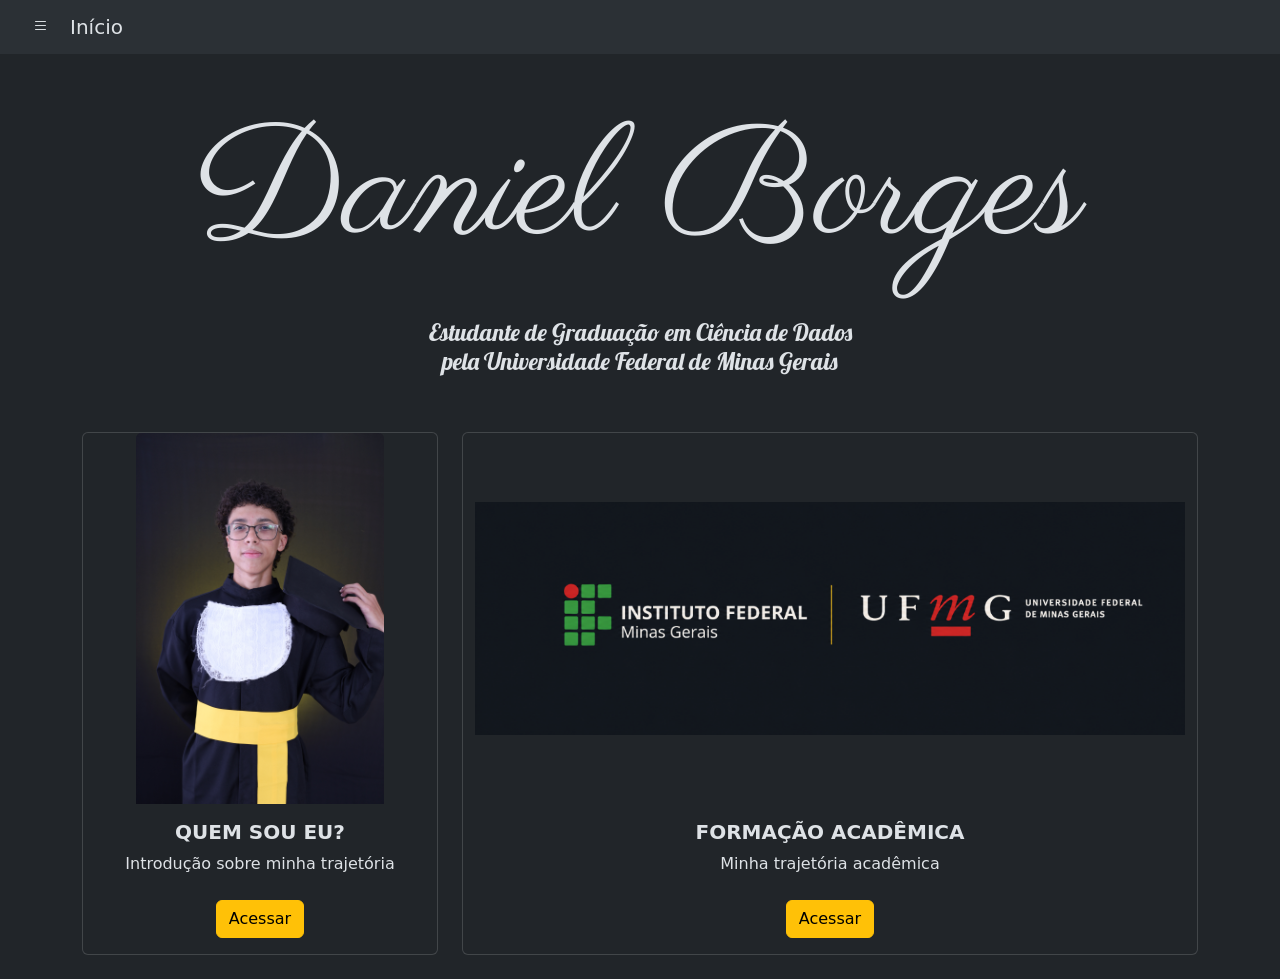
<file: index.html>
<!DOCTYPE html>
<html lang="pt-br" data-bs-theme="dark">
<head>
    <meta charset="UTF-8">
    <meta name="viewport" content="width=device-width, initial-scale=1.0">
    <title>Apresentação</title>
    <link href="https://cdn.jsdelivr.net/npm/bootstrap@5.3.8/dist/css/bootstrap.min.css" rel="stylesheet" integrity="sha384-sRIl4kxILFvY47J16cr9ZwB07vP4J8+LH7qKQnuqkuIAvNWLzeN8tE5YBujZqJLB" crossorigin="anonymous">
    <link rel="stylesheet" href="style/style.css">
    <link rel="stylesheet" href="https://cdn.jsdelivr.net/npm/bootstrap-icons@1.13.1/font/bootstrap-icons.min.css">

    <link rel="preconnect" href="https://fonts.googleapis.com">
    <link rel="preconnect" href="https://fonts.gstatic.com" crossorigin>
    <link href="https://fonts.googleapis.com/css2?family=Edu+QLD+Hand:wght@400..700&family=Lobster&family=Parisienne&display=swap" rel="stylesheet">

</head>
<body>
    <!-- BARRA DE NAVEGAÇÃO COM MENU OFFCANVAS : navbar sticky com offcanvas -->
    <nav class="navbar navbar-expand-lg bg-body-tertiary sticky-top">
        <div class="container-fluid justify-content-start ms-2">
        
                <button class="btn" type="button" data-bs-toggle="offcanvas" data-bs-target="#offcanvasWithBothOptions" aria-controls="offcanvasWithBothOptions"><i class="bi bi-list"></i></button>
                <a class="nav-link ms-2 fs-5" href="index.html">Início</a>
        </div>
    </nav>

    <!-- CODIGO PARA GERAR O OFFCANVAS -->
     <div class="offcanvas offcanvas-start" data-bs-scroll="true" tabindex="-1" id="offcanvasWithBothOptions" aria-labelledby="offcanvasWithBothOptionsLabel">
        <div class="offcanvas-header">
            <h5 class="offcanvas-title" id="offcanvasWithBothOptionsLabel">MENU</h5>
                <button type="button" class="btn-close" data-bs-dismiss="offcanvas" aria-label="Close"></button>
            </div>
            <div class="offcanvas-body">
                <nav class="nav flex-column">
                    <a class="nav-link text-reset" href="pages/self.html"><i class="bi bi-person me-2"></i>Quem sou eu?</a>
                    <a class="nav-link text-reset" href="pages/formacao_academica.html"><i class="bi bi-mortarboard me-2"></i>Formação Acadêmica</a>
                    <a class="nav-link text-reset" href="pages/projetos.html"><i class="bi bi-book me-2"></i>Projetos</a>
                    <a class="nav-link text-reset" href="pages/contact.html"><i class="bi bi-telephone me-2"></i>Contato</a>
                </nav>
            </div>
        </div>
    </div>


    <!-- TEXTO COM MEU NOME E UMA BREVE INTRODUÇÃO SOBRE MIM : div com grid-->

    <div class="container text-center">
        <div class="row row-cols-2 mt-5">
            <div class="col-12">
                <h1 id="daniel">Daniel Borges</h1>
            </div>
            <div class="col-12 mt-4 mb-5">
                <h4 id="subtitulo">Estudante de Graduação em Ciência de Dados <br>pela Universidade Federal de Minas Gerais</h4>
            </div>


            <!-- 2 CARDS COM INFORMAÇÕES SOBRE MIM E FORMAÇÃO ACADÊMICA -->
            
            <div class="col-12 col-md-4 mb-4">
                <div class="card container-fluid h-100">
                    <img src="images/IMG_3405.JPG" class="card-img-top w-75 mx-auto d-block" alt="...">
                    <div class="card-body">
                        <h5 class="card-title fw-bold">QUEM SOU EU?</h5>
                        <p class="card-text">Introdução sobre minha trajetória</p>
                        <a class="btn btn-warning mt-2" href="pages/self.html">Acessar</a>
                    </div>
                </div>
            </div>
            <div class="col-12 col-md-8 mb-4">
                <div class="card container-fluid h-100 d-flex flex-column">
                    <img src="images/logo.png" class="card-img-top flex-grow-1 object-fit-contain" alt="">
                    <div class="card-body flex-grow-0">
                        <h5 class="card-title fw-bold">FORMAÇÃO ACADÊMICA</h5>
                        <p class="card-text">Minha trajetória acadêmica</p>
                        <a class="btn btn-warning mt-2" href="pages/formacao_academica.html">Acessar</a>
                    </div>
                </div>
            </div>
        </div>
    </div>




</body>
    <script src="https://cdn.jsdelivr.net/npm/bootstrap@5.3.8/dist/js/bootstrap.bundle.min.js" integrity="sha384-FKyoEForCGlyvwx9Hj09JcYn3nv7wiPVlz7YYwJrWVcXK/BmnVDxM+D2scQbITxI" crossorigin="anonymous"></script>
</html>
</file>
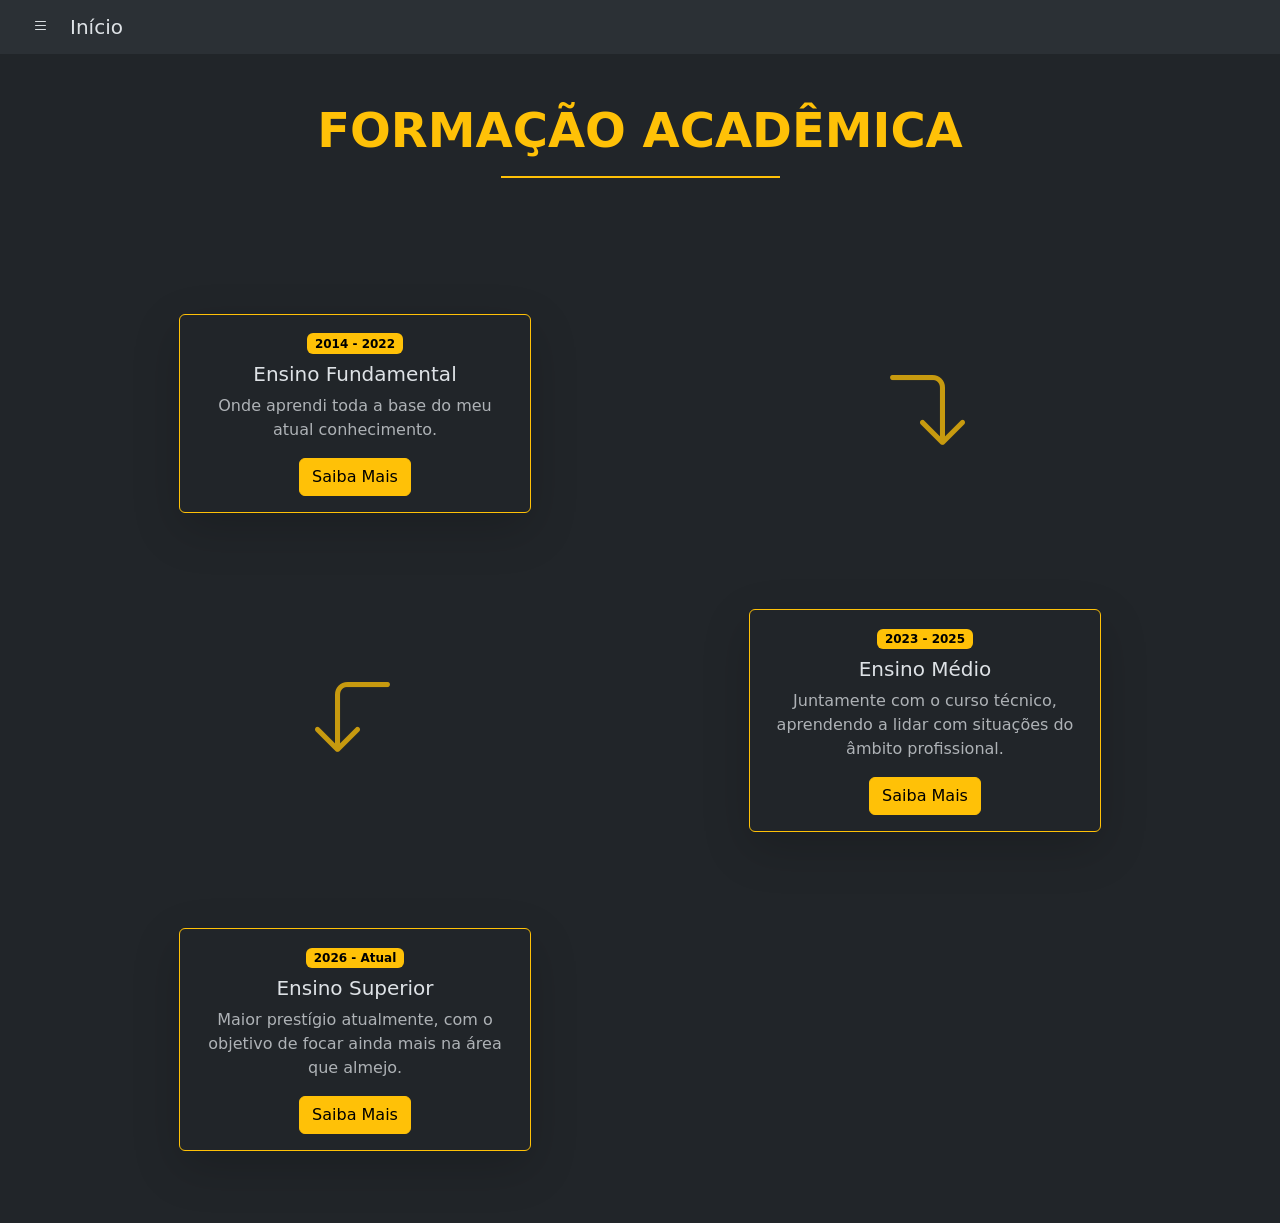
<file: pages/formacao_academica.html>
<!DOCTYPE html>
<html lang="pt-br" data-bs-theme="dark">
<head>
    <meta charset="UTF-8">
    <meta name="viewport" content="width=device-width, initial-scale=1.0">
    <title>Formação Acadêmica</title>
    <link href="https://cdn.jsdelivr.net/npm/bootstrap@5.3.8/dist/css/bootstrap.min.css" rel="stylesheet" integrity="sha384-sRIl4kxILFvY47J16cr9ZwB07vP4J8+LH7qKQnuqkuIAvNWLzeN8tE5YBujZqJLB" crossorigin="anonymous">
    <link rel="stylesheet" href="../style/style.css">
    <link rel="stylesheet" href="https://cdn.jsdelivr.net/npm/bootstrap-icons@1.13.1/font/bootstrap-icons.min.css">

    <link rel="preconnect" href="https://fonts.googleapis.com">
    <link rel="preconnect" href="https://fonts.gstatic.com" crossorigin>
    <link href="https://fonts.googleapis.com/css2?family=Edu+QLD+Hand:wght@400..700&family=Lobster&family=Parisienne&display=swap" rel="stylesheet">
</head>
<body>
    <!-- BARRA DE NAVEGAÇÃO COM MENU OFFCANVAS : navbar sticky com offcanvas -->
    <nav class="navbar navbar-expand-lg bg-body-tertiary sticky-top">
        <div class="container-fluid justify-content-start ms-2">
            <button class="btn" type="button" data-bs-toggle="offcanvas" data-bs-target="#offcanvasWithBothOptions" aria-controls="offcanvasWithBothOptions"><i class="bi bi-list"></i></button>
            <a class="nav-link ms-2 fs-5" href="../index.html">Início</a>
        </div>
    </nav>

    <!-- CODIGO PARA GERAR O OFFCANVAS -->
    <div class="offcanvas offcanvas-start" data-bs-scroll="true" tabindex="-1" id="offcanvasWithBothOptions" aria-labelledby="offcanvasWithBothOptionsLabel">
        <div class="offcanvas-header">
            <h5 class="offcanvas-title" id="offcanvasWithBothOptionsLabel">MENU</h5>
            <button type="button" class="btn-close" data-bs-dismiss="offcanvas" aria-label="Close"></button>
        </div>
        <div class="offcanvas-body">
            <nav class="nav flex-column">
                <a class="nav-link text-reset" href="self.html"><i class="bi bi-person me-2"></i>Quem sou eu?</a>
                <a class="nav-link text-reset" href="formacao_academica.html"><i class="bi bi-mortarboard me-2"></i>Formação Acadêmica</a>
                <a class="nav-link text-reset" href="projetos.html"><i class="bi bi-book me-2"></i>Projetos</a>
                <a class="nav-link text-reset" href="contact.html"><i class="bi bi-telephone me-2"></i>Contato</a>
            </nav>
        </div>
    </div>

    <!-- DESIGN : LINHA DO TEMPO CONTENDO ORDEM CRONOLOGICA DAS FORMAÇÕES ACADÊMICAS NA MINHA VIDA -->
    <div class="container text-center py-5">
        <h1 class="display-5 fw-bold text-warning">FORMAÇÃO ACADÊMICA</h1>
        <hr class="w-25 mx-auto border-warning border-2 opacity-100">
    </div>

    <div class="container text-center mt-5">

        <!-- ROW 1: ENSINO FUNDAMENTAL -->
        <div class="row align-items-center my-5 py-4">
            <div class="col-12 col-md-6 d-flex justify-content-center">
                <div class="card border-warning shadow-lg" style="width: 22rem">
                    <div class="card-body">
                        <span class="badge text-bg-warning mb-2">2014 - 2022</span>
                        <h5 class="card-title">Ensino Fundamental</h5>
                        <p class="card-text text-body-secondary">Onde aprendi toda a base do meu atual conhecimento.</p>
                        <button type="button" class="btn btn-warning" data-bs-toggle="modal" data-bs-target="#modalFundamental">
                            Saiba Mais
                        </button>
                    </div>
                </div>
            </div>
            <div class="col-12 col-md-6">
                <i class="bi bi-arrow-90deg-down display-1 text-warning opacity-75 d-none d-md-inline-block" style="transform: scaleX(-1);" aria-hidden="true"></i>
            </div>
        </div>

        <!-- ROW 2: ENSINO MÉDIO -->
        <div class="row align-items-center my-5 py-4">
            <div class="col-12 col-md-6 ">
                <i class="bi bi-arrow-90deg-down display-1 text-warning opacity-75 d-none d-md-inline-block" aria-hidden="true"></i>
            </div>
            <div class="col-12 col-md-6 d-flex justify-content-center">
                <div class="card border-warning shadow-lg" style="width: 22rem">
                    <div class="card-body">
                        <span class="badge text-bg-warning mb-2">2023 - 2025</span>
                        <h5 class="card-title">Ensino Médio</h5>
                        <p class="card-text text-body-secondary">Juntamente com o curso técnico, aprendendo a lidar com situações do âmbito profissional.</p>
                        <button type="button" class="btn btn-warning" data-bs-toggle="modal" data-bs-target="#modalMedio">
                            Saiba Mais
                        </button>
                    </div>
                </div>
            </div>
        </div>

        <!-- ROW 3: ENSINO SUPERIOR -->
        <div class="row align-items-center my-5 py-4">
            <div class="col-12 col-md-6 d-flex justify-content-center">
                <div class="card border-warning shadow-lg" style="width: 22rem">
                    <div class="card-body">
                        <span class="badge text-bg-warning mb-2">2026 - Atual</span>
                        <h5 class="card-title">Ensino Superior</h5>
                        <p class="card-text text-body-secondary">Maior prestígio atualmente, com o objetivo de focar ainda mais na área que almejo.</p>
                        <button type="button" class="btn btn-warning" data-bs-toggle="modal" data-bs-target="#modalSuperior">
                            Saiba Mais
                        </button>
                    </div>
                </div>
            </div>
        </div>

    </div>

    <!-- MODAL 1: ENSINO FUNDAMENTAL (com scroll) -->
    <div class="modal fade" id="modalFundamental" tabindex="-1" aria-labelledby="modalFundamentalLabel" aria-hidden="true">
        <div class="modal-dialog modal-dialog-scrollable">
            <div class="modal-content">
                <div class="modal-header">
                    <h1 class="modal-title fs-5" id="modalFundamentalLabel">Ensino Fundamental</h1>
                    <button type="button" class="btn-close" data-bs-dismiss="modal" aria-label="Fechar"></button>
                </div>
                <div class="modal-body">
                    <p>Realizei o ensino fundamental no Centro de Educação Mérito, uma escola localizada em um bairro próximo a minha residência, no período de 2014 a 2022.</p>
                    <p>Ao longo desse período, aprendi conteúdos de diversas áreas do conhecimento, entretanto, a área com que possuía mais afinidade era matemática. Professores e meus parentes notavam a minha facilidade com cálculos matemáticos e resolução de problemas, para mim, era algo divertido mexer com números.</p>
                    <p>Além disso, era comum o desenvolvimento de trabalhos e pesquisas sobre temas pertinentes nas diversas disciplinas que possuía, atividades avaliativas sem consulta também eram frequentes.</p>
                    <p>A base que aprendi no ensino fundamental auxiliou bastante no período do ensino médio, tendo em vista que muitos conteúdos que foram passados nele eu já tinha um conhecimento prévio.</p>
                </div>
                <div class="modal-footer">
                    <button type="button" class="btn btn-secondary" data-bs-dismiss="modal">Fechar</button>
                </div>
            </div>
        </div>
    </div>

    <!-- MODAL 2: ENSINO MÉDIO (com scroll) -->
    <div class="modal fade" id="modalMedio" tabindex="-1" aria-labelledby="modalMedioLabel" aria-hidden="true">
        <div class="modal-dialog modal-dialog-scrollable">
            <div class="modal-content">
                <div class="modal-header">
                    <h1 class="modal-title fs-5" id="modalMedioLabel">Ensino Médio</h1>
                    <button type="button" class="btn-close" data-bs-dismiss="modal" aria-label="Fechar"></button>
                </div>
                <div class="modal-body">
                    <p>Realizei o ensino médio integrado ao curso técnico em Informática pelo Instituto Federal de Minas Gerais - <i>Campus</i> Ribeirão das Neves, no período de 2023 a 2025.</p>
                    <p>Considero essa época a virada de chave para focar na área de tecnologia e informação. O conteúdo passado pelos professores é completamente rico em informações, dando uma base sólida para diversas subáreas na Informática.</p>
                    <p>Foi extremamente desafiador por ser algo o qual eu não estava acostumado, passei a ficar mais tempo no Instituto do que em casa, além de possuir diversas disciplinas extensas. Consequentemente, isso acabou gerando um cansaço, porém, não pensei em desistir dessa oportunidade única em momento algum.</p>
                    <p>Outrossim, a vivência dentro do <i>campus</i> era algo fascinante, sempre foi um ambiente acolhedor, e todos estavam a todo momento buscando o aprendizado e a evolução. Do mesmo modo, havia uma cobrança que visava o que acontece no "mundo real", onde cada decisão impacta diretamente no desenvolvimento profissional e pessoal do indivíduo.</p>
                    <p>Por fim, a possibilidade de realizar o chamado "networking" através de visitas técnicas a empresas e outros institutos também foi algo o qual aproveitei. Ademais, ao longo dos 3 anos do percurso curricular, tive contato com uma disciplina cujo objetivo era a criação de um projeto de pesquisa, extensão ou ensino que atendesse a uma demanda externa ou do próprio Instituto. Com base nisso, participei, em equipe, da criação de 2 websites voltados para demandas do Instituto, que foram fundamentais para ampliação dos meus conhecimentos e interações.</p>
                </div>
                <div class="modal-footer">
                    <button type="button" class="btn btn-secondary" data-bs-dismiss="modal">Fechar</button>
                </div>
            </div>
        </div>
    </div>

    <!-- MODAL 3: ENSINO SUPERIOR (com scroll) -->
    <div class="modal fade" id="modalSuperior" tabindex="-1" aria-labelledby="modalSuperiorLabel" aria-hidden="true">
        <div class="modal-dialog modal-dialog-scrollable">
            <div class="modal-content">
                <div class="modal-header">
                    <h1 class="modal-title fs-5" id="modalSuperiorLabel">Ensino Superior</h1>
                    <button type="button" class="btn-close" data-bs-dismiss="modal" aria-label="Fechar"></button>
                </div>
                <div class="modal-body">
                    <p>Atualmente, estou realizando Bacharelado em Ciência de Dados, área a qual pretendo aprofundar-me, pela Universidade Federal de Minas Gerais.</p>
                    <p>Considero essa oportunidade como o maior feito para minha carreira. Vejo como uma grande chance para aprender muito mais, considerando as interações com diversas áreas do conhecimento presentes na Universidade, além da possibilidade de participação em pesquisas, projetos de extensão, dentre outros.</p>
                    <p>Reconheço que, nesse novo ambiente, a cobrança é muito maior, levando em conta que sou um adulto, uma pessoa que responde pelas próprias ações. Porém, o conteúdo aprendido durante o ensino médio é uma base excelente para os assuntos abordados nas disciplinas de graduação.</p>
                    <p>Pretendo adquirir ainda mais conhecimento sobre as áreas que pretendo focar profissionalmente, a fim de integrar uma equipe qualificada em uma empresa.</p>
                </div>
                <div class="modal-footer">
                    <button type="button" class="btn btn-secondary" data-bs-dismiss="modal">Fechar</button>
                </div>
            </div>
        </div>
    </div>

</body>
    <script src="https://cdn.jsdelivr.net/npm/bootstrap@5.3.8/dist/js/bootstrap.bundle.min.js" integrity="sha384-FKyoEForCGlyvwx9Hj09JcYn3nv7wiPVlz7YYwJrWVcXK/BmnVDxM+D2scQbITxI" crossorigin="anonymous"></script>
</html>
</file>
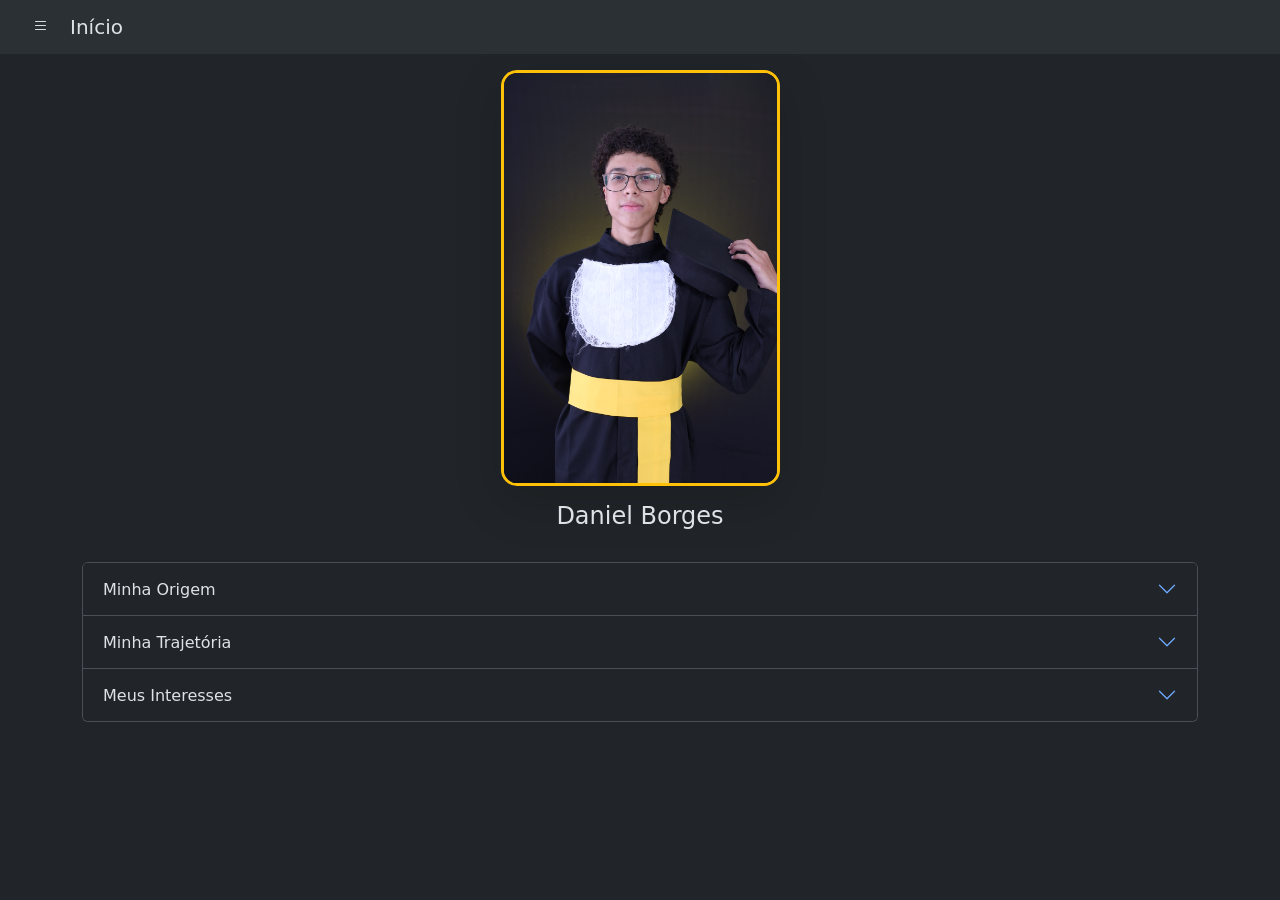
<file: pages/self.html>
<!DOCTYPE html>
<html lang="pt-br" data-bs-theme="dark">
<head>
    <meta charset="UTF-8">
    <meta name="viewport" content="width=device-width, initial-scale=1.0">
    <title>Daniel Borges</title>
    <link href="https://cdn.jsdelivr.net/npm/bootstrap@5.3.8/dist/css/bootstrap.min.css" rel="stylesheet" integrity="sha384-sRIl4kxILFvY47J16cr9ZwB07vP4J8+LH7qKQnuqkuIAvNWLzeN8tE5YBujZqJLB" crossorigin="anonymous">
    <link rel="stylesheet" href="../style/style.css">
    <link rel="stylesheet" href="https://cdn.jsdelivr.net/npm/bootstrap-icons@1.13.1/font/bootstrap-icons.min.css">

    <link rel="preconnect" href="https://fonts.googleapis.com">
    <link rel="preconnect" href="https://fonts.gstatic.com" crossorigin>
    <link href="https://fonts.googleapis.com/css2?family=Edu+QLD+Hand:wght@400..700&family=Lobster&family=Parisienne&display=swap" rel="stylesheet">

</head>
<body>
    <!-- BARRA DE NAVEGAÇÃO COM MENU OFFCANVAS : navbar sticky com offcanvas -->

    <nav class="navbar navbar-expand-lg bg-body-tertiary sticky-top">
        <div class="container-fluid justify-content-start ms-2">
        
                <button class="btn" type="button" data-bs-toggle="offcanvas" data-bs-target="#offcanvasWithBothOptions" aria-controls="offcanvasWithBothOptions"><i class="bi bi-list"></i></button>
                <a class="nav-link ms-2 fs-5" href="../index.html">Início</a>
        </div>
    </nav>

    <!-- CODIGO PARA GERAR O OFFCANVAS -->
     <div class="offcanvas offcanvas-start" data-bs-scroll="true" tabindex="-1" id="offcanvasWithBothOptions" aria-labelledby="offcanvasWithBothOptionsLabel">
        <div class="offcanvas-header">
            <h5 class="offcanvas-title" id="offcanvasWithBothOptionsLabel">MENU</h5>
                <button type="button" class="btn-close" data-bs-dismiss="offcanvas" aria-label="Close"></button>
            </div>
            <div class="offcanvas-body">
                <nav class="nav flex-column">
                    <a class="nav-link text-reset" href="self.html"><i class="bi bi-person me-2"></i>Quem sou eu?</a>
                    <a class="nav-link text-reset" href="formacao_academica.html"><i class="bi bi-mortarboard me-2"></i>Formação Acadêmica</a>
                    <a class="nav-link text-reset" href="projetos.html"><i class="bi bi-book me-2"></i>Projetos</a>
                    <a class="nav-link text-reset" href="contact.html"><i class="bi bi-telephone me-2"></i>Contato</a>
                </nav>
            </div>
        </div>
    </div>

    <div class="container mt-3">
        <div class="row">
            <div class="col-12 text-center">
                <img class="w-25 rounded-4 border border-3 border-warning shadow-lg"src="../images/IMG_3405.JPG" alt="">
            </div>
            <div class="col-12 mt-3 text-center">
                <h4>Daniel Borges</h4>
            </div>
            <div class="col-12">
                <!-- ADICIONAR O ACCORDION COM MINHAS INFORMAÇÕES -->
                <div class="accordion mt-4" id="accordionExample">
                    <div class="accordion-item">
                        <h2 class="accordion-header">
                            <button class="accordion-button collapsed" type="button" data-bs-toggle="collapse" data-bs-target="#collapseOne" aria-expanded="true" aria-controls="collapseOne">
                                Minha Origem
                            </button>
                        </h2>
                        <div id="collapseOne" class="accordion-collapse collapse" data-bs-parent="#accordionExample">
                            <div class="accordion-body">
                                <p>Meu nome é Daniel Borges, tenho 18 anos, nasci em Belo Horizonte, Minas Gerais, no ano de 2007. Cresci na cidade de Contagem, também em Minas Gerais, bem próxima da capital. Ao longo da minha vida, sempre me foi cobrado a disciplina, respeito e integridade, valores os quais considero indispensáveis em qualquer relação.</p>
                                <p>Durante a minha infância, sempre me pegavam desmontando brinquedos para entender como eles funcionavam, a curiosidade era algo que me definia. Em 2013, foi-me introduzido o famoso videogame, algo completamente novo, nunca havia visto nada parecido, e isso despertou muito meu interesse. A partir disso, mídias digitais passaram a ser algo de meu interesse, e, por consequência, saber como tudo funcionava. Criar um simples jogo passou a ser um sonho de infância, apesar de eu ser completamente leigo no assunto.</p>
                                <p>Em meados de 2020, com a pandemia, minha proximidade com o mundo digital aumentou exponencialmente. Com isso, o que era apenas uma atração de uma criança, virou um objetivo profissional, mas não se limitando a jogos, e sim a sites, bancos de dados e cybersegurança.</p>

                            </div>
                        </div>
                    </div>

                    <div class="accordion-item">
                        <h2 class="accordion-header">
                            <button class="accordion-button collapsed" type="button" data-bs-toggle="collapse" data-bs-target="#collapseTwo" aria-expanded="true" aria-controls="collapseTwo">
                                Minha Trajetória
                            </button>
                        </h2>
                        <div id="collapseTwo" class="accordion-collapse collapse" data-bs-parent="#accordionExample">
                            <div class="accordion-body">
                                <p>Frequento a escola desde 2010, onde ingressei em uma escola particular localizada no bairro onde eu moro, permaneci nessa mesma escola até o final do Ensino Fundamental. Tive um aprendizado de qualidade, e eu me destacava frequentemente, especialmente em matérias na área de exatas, como matemática e ciências. Além disso, gostava de ensinar matérias e ajudar colegas que possuíam dúvidas.</p>
                                <p>Em 2023, ingressei no Instituto Federal de Minas Gerais, onde fiz curso técnico em Informática integrado ao Ensino Médio, dando seguimento aos meus interesses. Foi uma etapa crucial em minha vida, onde aprendi a lidar com diversas situações que se assemelham com problemas da vida adulta.</p>
                                <p>Em 2026, após me formar no Ensino Médio, ingressei na Universidade Federal de Minas Gerais, na qual estou realizando curso de graduação em Ciência de Dados, aprofundando-me na área que possuo mais afinidade. E dando continuidade no processo para formação profissional.</p>
                            </div>
                        </div>
                    </div>

                    <div class="accordion-item">
                        <h2 class="accordion-header">
                            <button class="accordion-button collapsed" type="button" data-bs-toggle="collapse" data-bs-target="#collapseThree" aria-expanded="true" aria-controls="collapseThree">
                                Meus Interesses
                            </button>
                        </h2>
                        <div id="collapseThree" class="accordion-collapse collapse" data-bs-parent="#accordionExample">
                            <div class="accordion-body">
                                Durante minha infância, despertei um grande interesse por jogos digitais, de um simples jogo de celular em uma tela pequena a um jogo de videogame, e junto veio o desejo de saber como todo esse sistema funcionava. Esse gosto evoluiu para sites e aplicativos também, visto que se tornaram algo que eu utilizava diariamente. A ideia de criar algo do zero, algo novo, me encantava, especialmente algo que outras pessoas pudessem utilizar. Decidi aprofundar-me nessa área, começando pelo curso técnico em Informática, e atualmente a graduação em Ciência de Dados, sempre em busca de conhecimento.
                            </div>
                        </div>
                            
                    </div>

                </div>
            </div>
        </div>
    </div>
    




</body>
    <script src="https://cdn.jsdelivr.net/npm/bootstrap@5.3.8/dist/js/bootstrap.bundle.min.js" integrity="sha384-FKyoEForCGlyvwx9Hj09JcYn3nv7wiPVlz7YYwJrWVcXK/BmnVDxM+D2scQbITxI" crossorigin="anonymous"></script>
</html>
</file>
<file: style/style.css>
#daniel {
  font-family: "Parisienne", cursive !important;
  font-weight: 400 !important;
  font-style: normal !important;
  font-size: 12vw !important;
  white-space: nowrap;
}

#subtitulo {
    font-family: "Lobster", sans-serif !important;
    font-weight: 400 !important;
    font-style: normal !important;
    font-size: 1 !important;
}
</file>
